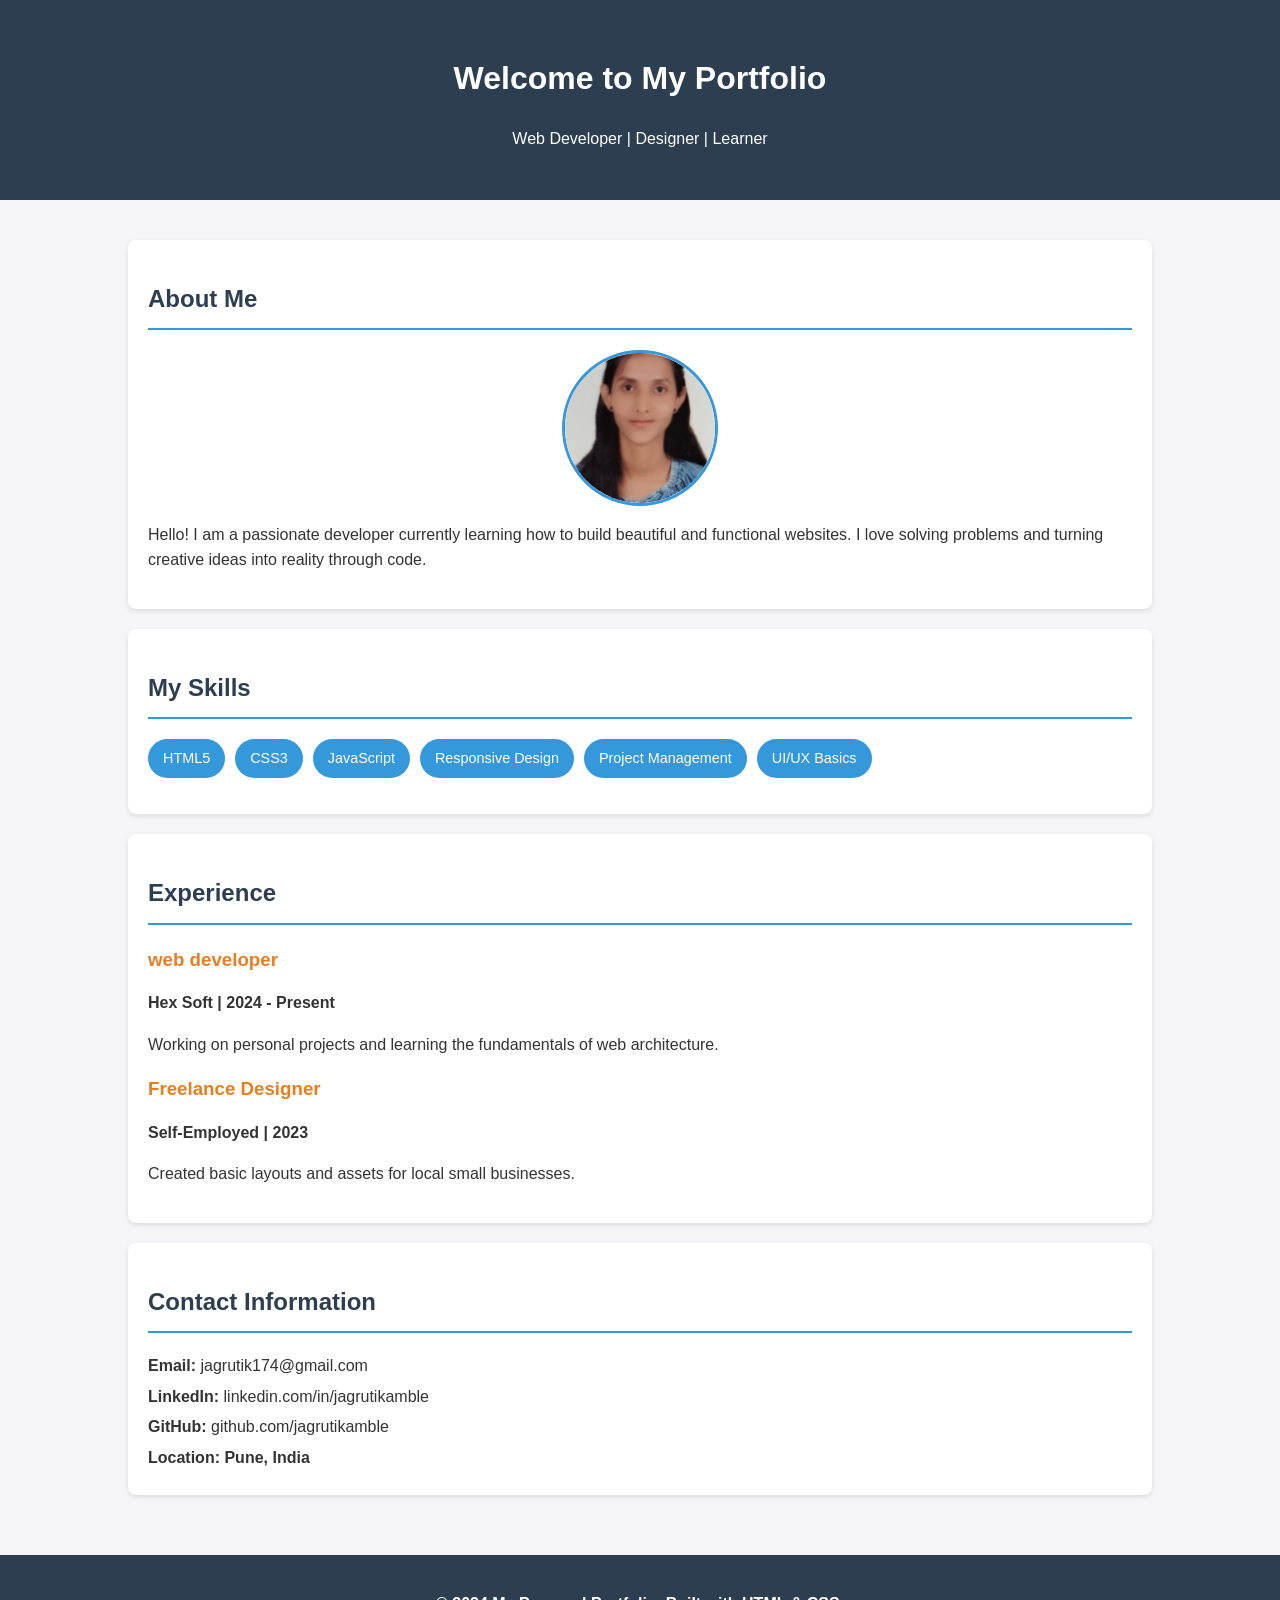
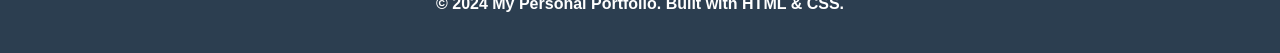
<file: index.html>
<!DOCTYPE html>
<html lang="en">

<head>
    <meta charset="UTF-8">
    <meta name="viewport" content="width=device-width, initial-scale=1.0">
    <title>My Personal Portfolio</title>
    <style>
        /* General Styles */
        body {
            font-family: 'Segoe UI', Tahoma, Geneva, Verdana, sans-serif;
            margin: 0;
            line-height: 1.6;
            color: #333;
            background-color: #f4f4f9;
        }

        header {
            background: #2c3e50;
            color: #fff;
            padding: 2rem 0;
            text-align: center;
        }

        .container {
            width: 80%;
            margin: auto;
            overflow: hidden;
            padding: 20px;
        }

        section {
            background: #fff;
            margin: 20px 0;
            padding: 20px;
            border-radius: 8px;
            box-shadow: 0 2px 5px rgba(0, 0, 0, 0.1);
        }

        h2 {
            color: #2c3e50;
            border-bottom: 2px solid #3498db;
            padding-bottom: 10px;
        }

        /* Bio/Profile Image */
        .profile-img {
            width: 150px;
            height: 150px;
            border-radius: 50%;
            display: block;
            margin: 0 auto 15px;
            object-fit: cover;
            border: 3px solid #3498db;
        }

        /* Skills List */
        .skills-list {
            list-style: none;
            padding: 0;
            display: flex;
            flex-wrap: wrap;
            gap: 10px;
        }

        .skills-list li {
            background: #3498db;
            color: white;
            padding: 8px 15px;
            border-radius: 20px;
            font-size: 0.9rem;
        }

        /* Experience Section */
        .job {
            margin-bottom: 15px;
        }

        .job h3 {
            margin: 0;
            color: #e67e22;
        }

        /* Contact Form */
        .contact-info p {
            margin: 5px 0;
        }

        footer {
            text-align: center;
            padding: 20px;
            background: #2c3e50;
            color: white;
            margin-top: 20px;
        }
    </style>
</head>

<body>

    <header>
        <h1>Welcome to My Portfolio</h1>
        <p>Web Developer | Designer | Learner</p>
    </header>

    <div class="container">

        <section id="bio">
            <h2>About Me</h2>
            <img src="profile.jpeg" alt="My Profile Photo"
                class="profile-img">
            <p>Hello! I am a passionate developer currently learning how to build beautiful and functional websites. I
                love solving problems and turning creative ideas into reality through code.</p>
        </section>

        <section id="skills">
            <h2>My Skills</h2>
            <ul class="skills-list">
                <li>HTML5</li>
                <li>CSS3</li>
                <li>JavaScript</li>
                <li>Responsive Design</li>
                <li>Project Management</li>
                <li>UI/UX Basics</li>
            </ul>
        </section>

        <section id="experience">
            <h2>Experience</h2>
            <div class="job">
                <h3>web developer</h3>
                <p><strong>Hex Soft | 2024 - Present</strong></p>
                <p>Working on personal projects and learning the fundamentals of web architecture.</p>
            </div>
            <div class="job">
                <h3>Freelance Designer</h3>
                <p><strong>Self-Employed | 2023</strong></p>
                <p>Created basic layouts and assets for local small businesses.</p>
            </div>
        </section>

        <section id="contact">
            <h2>Contact Information</h2>
            <div class="contact-info">
                <p><strong>Email:</strong> jagrutik174@gmail.com</p>
                <p><strong>LinkedIn:</strong> linkedin.com/in/jagrutikamble</p>
                <p><strong>GitHub:</strong> github.com/jagrutikamble</p>
                <p><strong>Location:</saiket> Pune, India</p>
            </div>
        </section>

    </div>

    <footer>
        <p>&copy; 2024 My Personal Portfolio. Built with HTML & CSS.</p>
    </footer>

</body>

</html>
<!DOCTYPE html>
<html lang="en">

<head>
    <meta charset="UTF-8">
    <meta name="viewport" content="width=device-width, initial-scale=1.0">
    <title>My Personal Portfolio</title>
    <style>
        /* General Styles */
        body {
            font-family: 'Segoe UI', Tahoma, Geneva, Verdana, sans-serif;
            margin: 0;
            line-height: 1.6;
            color: #333;
            background-color: #f4f4f9;
        }

        header {
            background: #2c3e50;
            color: #fff;
            padding: 2rem 0;
            text-align: center;
        }

        .container {
            width: 80%;
            margin: auto;
            overflow: hidden;
            padding: 20px;
        }

        section {
            background: #fff;
            margin: 20px 0;
            padding: 20px;
            border-radius: 8px;
            box-shadow: 0 2px 5px rgba(0, 0, 0, 0.1);
        }

        h2 {
            color: #2c3e50;
            border-bottom: 2px solid #3498db;
            padding-bottom: 10px;
        }

        /* Bio/Profile Image */
        .profile-img {
            width: 150px;
            height: 150px;
            border-radius: 50%;
            display: block;
            margin: 0 auto 15px;
            object-fit: cover;
            border: 3px solid #3498db;
        }

        /* Skills List */
        .skills-list {
            list-style: none;
            padding: 0;
            display: flex;
            flex-wrap: wrap;
            gap: 10px;
        }

        .skills-list li {
            background: #3498db;
            color: white;
            padding: 8px 15px;
            border-radius: 20px;
            font-size: 0.9rem;
        }

        /* Experience Section */
        .job {
            margin-bottom: 15px;
        }

        .job h3 {
            margin: 0;
            color: #e67e22;
        }

        /* Contact Form */
        .contact-info p {
            margin: 5px 0;
        }

        footer {
            text-align: center;
            padding: 20px;
            background: #2c3e50;
            color: white;
            margin-top: 20px;
        }
    </style>
</head>

<body>

</html>
</file>
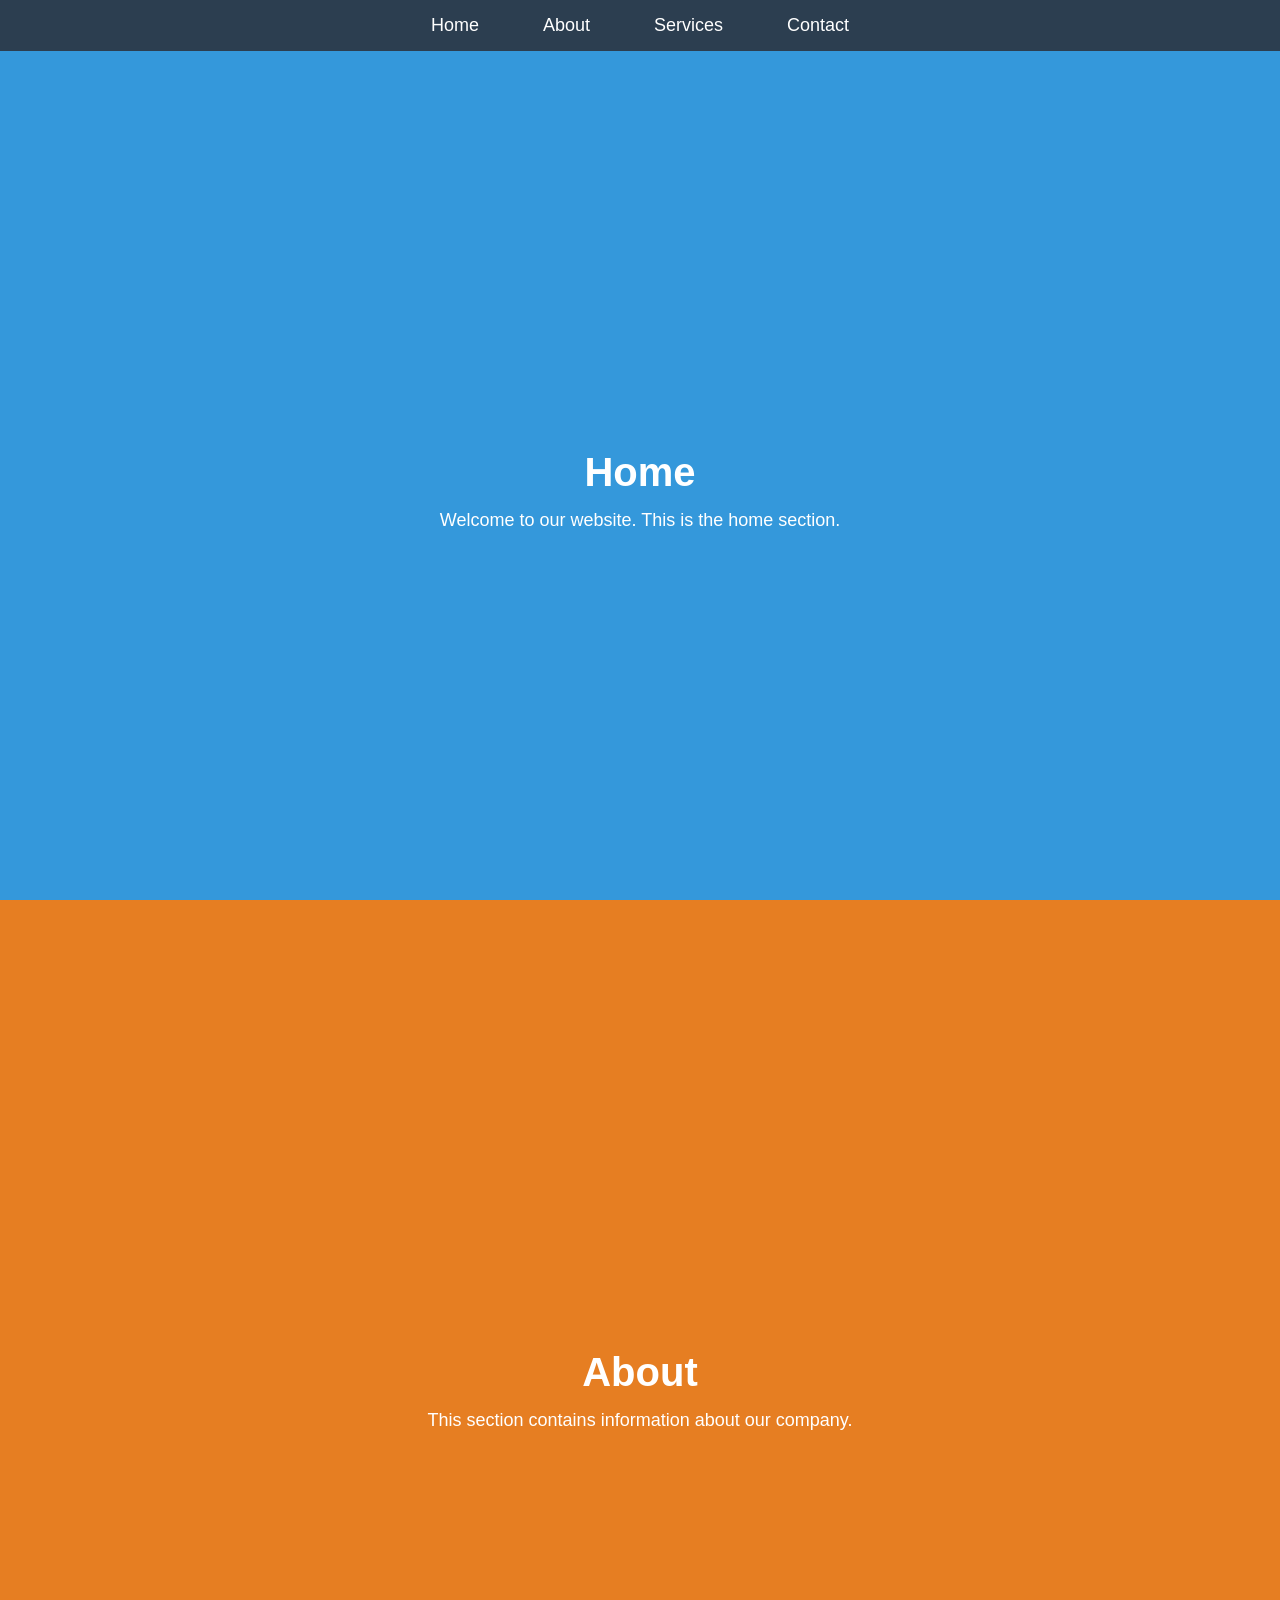
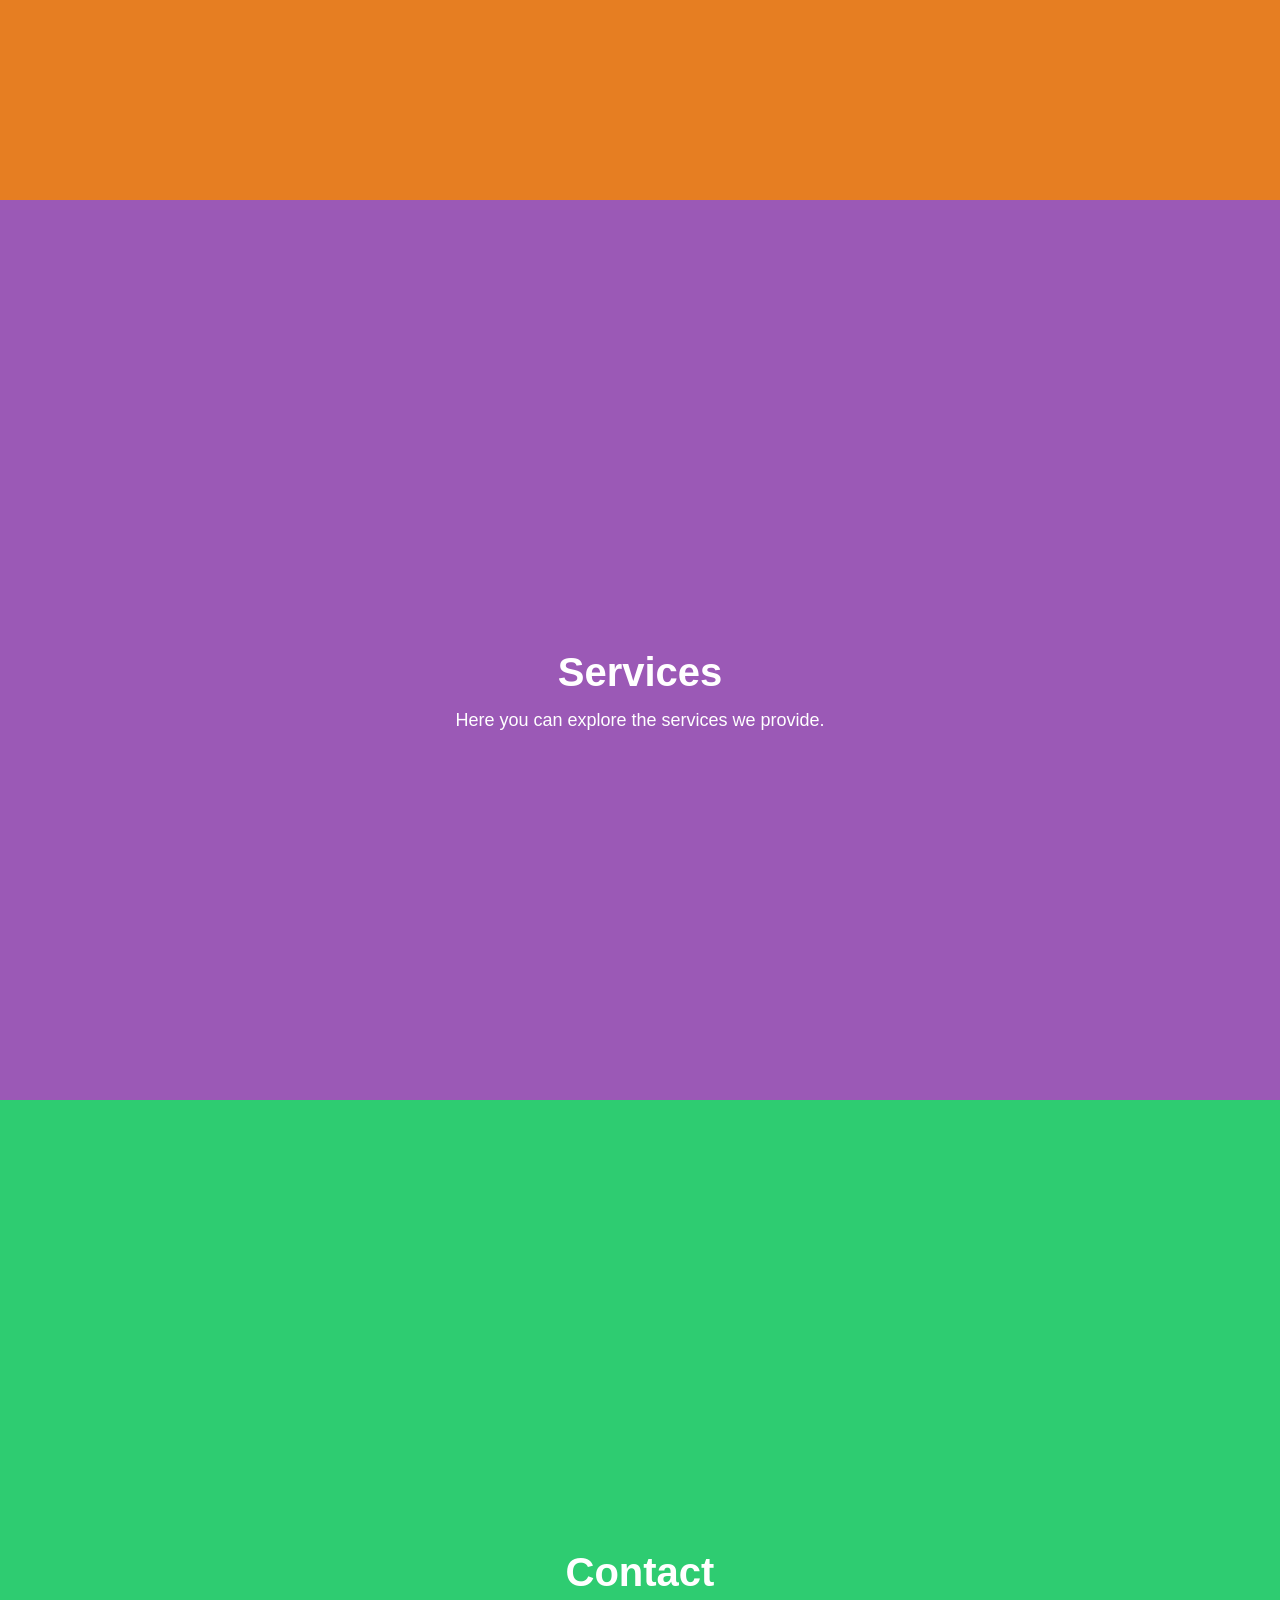
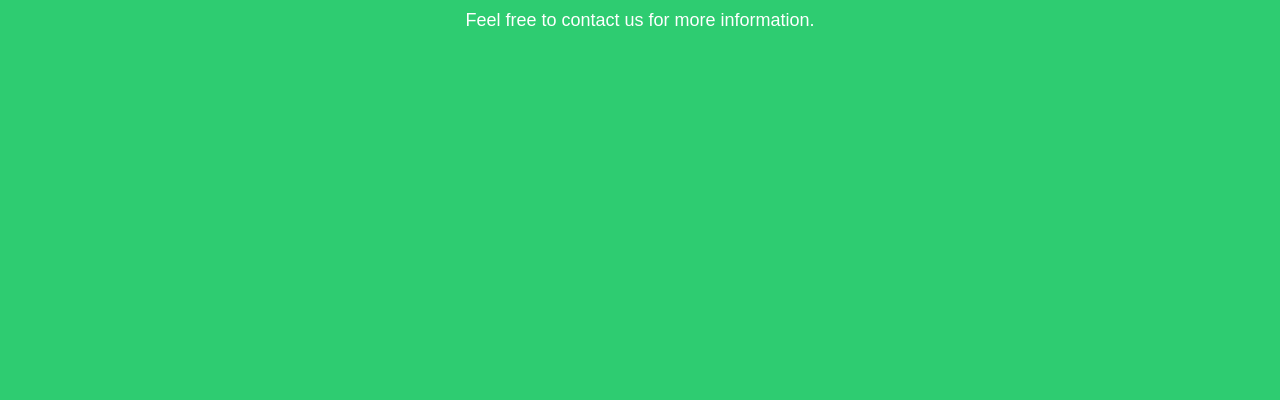
<file: index3.html>
<!DOCTYPE html>
<html lang="en">
<head>
<meta charset="UTF-8">
<meta name="viewport" content="width=device-width, initial-scale=1.0">
<title>Simple Navigation Menu</title>

<style>

/* ====== GLOBAL STYLES ====== */
*{
    margin:0;
    padding:0;
    box-sizing:border-box;
    font-family:Arial, Helvetica, sans-serif;
}

html{
    scroll-behavior:smooth;
}

body{
    background:#f4f4f4;
}

/* ====== NAVIGATION BAR ====== */
nav{
    background:#2c3e50;
    padding:15px 0;
    position:fixed;
    width:100%;
    top:0;
    z-index:1000;
}

nav ul{
    list-style:none;
    display:flex;
    justify-content:center;
}

nav ul li{
    margin:0 20px;
}

nav ul li a{
    text-decoration:none;
    color:white;
    font-size:18px;
    padding:8px 12px;
    transition:0.3s;
}

nav ul li a:hover{
    background:#1abc9c;
    border-radius:5px;
}

/* ====== SECTIONS ====== */
section{
    height:100vh;
    padding-top:80px;
    text-align:center;
    display:flex;
    flex-direction:column;
    justify-content:center;
    align-items:center;
}

#home{
    background:#3498db;
    color:white;
}

#about{
    background:#e67e22;
    color:white;
}

#services{
    background:#9b59b6;
    color:white;
}

#contact{
    background:#2ecc71;
    color:white;
}

section h1{
    font-size:40px;
    margin-bottom:15px;
}

section p{
    font-size:18px;
    width:60%;
}

/* ====== RESPONSIVE ====== */
@media(max-width:768px){
    nav ul{
        flex-direction:column;
        text-align:center;
    }
    
    nav ul li{
        margin:10px 0;
    }

    section p{
        width:90%;
    }
}

</style>
</head>

<body>

<!-- Navigation Menu -->
<nav>
    <ul>
        <li><a href="#home">Home</a></li>
        <li><a href="#about">About</a></li>
        <li><a href="#services">Services</a></li>
        <li><a href="#contact">Contact</a></li>
    </ul>
</nav>

<!-- Sections -->
<section id="home">
    <h1>Home</h1>
    <p>Welcome to our website. This is the home section.</p>
</section>

<section id="about">
    <h1>About</h1>
    <p>This section contains information about our company.</p>
</section>

<section id="services">
    <h1>Services</h1>
    <p>Here you can explore the services we provide.</p>
</section>

<section id="contact">
    <h1>Contact</h1>
    <p>Feel free to contact us for more information.</p>
</section>

</body>
</html>
</file>
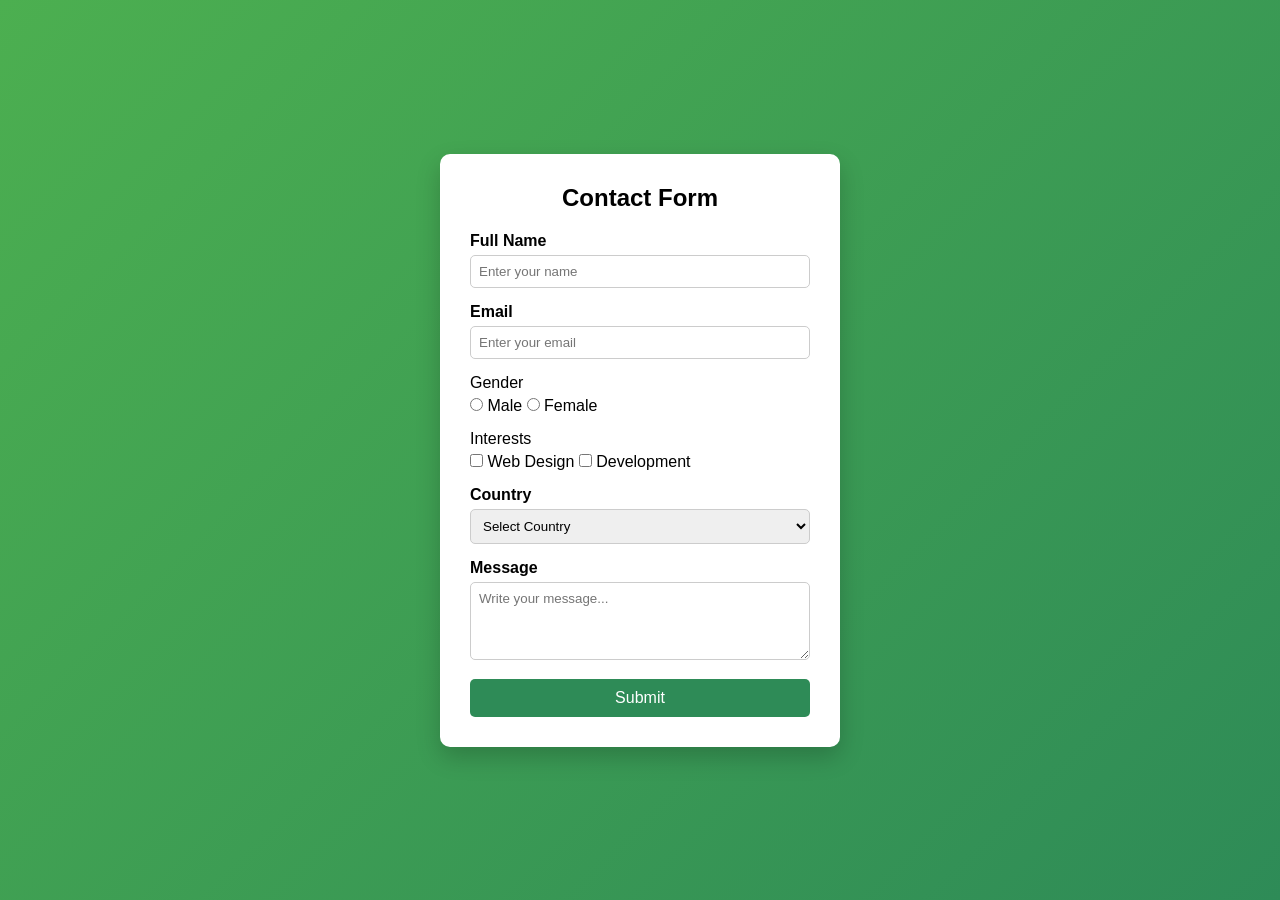
<file: index4.html>
<!DOCTYPE html>
<html lang="en">
<head>
<meta charset="UTF-8">
<meta name="viewport" content="width=device-width, initial-scale=1.0">
<title>Contact Form</title>

<style>

/* ===== GLOBAL STYLING ===== */
*{
    margin:0;
    padding:0;
    box-sizing:border-box;
    font-family:Arial, Helvetica, sans-serif;
}

body{
    background:linear-gradient(135deg,#4CAF50,#2E8B57);
    display:flex;
    justify-content:center;
    align-items:center;
    height:100vh;
}

/* ===== FORM CONTAINER ===== */
.form-container{
    background:white;
    padding:30px;
    width:400px;
    border-radius:10px;
    box-shadow:0 10px 25px rgba(0,0,0,0.2);
}

.form-container h2{
    text-align:center;
    margin-bottom:20px;
}

/* ===== INPUT FIELDS ===== */
.form-group{
    margin-bottom:15px;
}

label{
    display:block;
    margin-bottom:5px;
    font-weight:bold;
}

input[type="text"],
input[type="email"],
select,
textarea{
    width:100%;
    padding:8px;
    border-radius:5px;
    border:1px solid #ccc;
    outline:none;
}

input:focus,
select:focus,
textarea:focus{
    border-color:#4CAF50;
}

/* ===== RADIO & CHECKBOX ===== */
.options{
    margin-bottom:15px;
}

.options label{
    font-weight:normal;
    margin-right:10px;
}

/* ===== BUTTON ===== */
button{
    width:100%;
    padding:10px;
    background:#2E8B57;
    color:white;
    border:none;
    border-radius:5px;
    font-size:16px;
    cursor:pointer;
    transition:0.3s;
}

button:hover{
    background:#246b45;
}

/* ===== RESPONSIVE ===== */
@media(max-width:450px){
    .form-container{
        width:90%;
    }
}

</style>
</head>

<body>

<div class="form-container">
    <h2>Contact Form</h2>

    <form>

        <!-- Name -->
        <div class="form-group">
            <label>Full Name</label>
            <input type="text" placeholder="Enter your name" required>
        </div>

        <!-- Email -->
        <div class="form-group">
            <label>Email</label>
            <input type="email" placeholder="Enter your email" required>
        </div>

        <!-- Gender (Radio Buttons) -->
        <div class="form-group options">
            <label>Gender</label>
            <input type="radio" name="gender" required> Male
            <input type="radio" name="gender"> Female
        </div>

        <!-- Interests (Checkboxes) -->
        <div class="form-group options">
            <label>Interests</label>
            <input type="checkbox"> Web Design
            <input type="checkbox"> Development
        </div>

        <!-- Dropdown -->
        <div class="form-group">
            <label>Country</label>
            <select required>
                <option value="">Select Country</option>
                <option>India</option>
                <option>USA</option>
                <option>UK</option>
            </select>
        </div>

        <!-- Message -->
        <div class="form-group">
            <label>Message</label>
            <textarea rows="4" placeholder="Write your message..." required></textarea>
        </div>

        <!-- Submit Button -->
        <button type="submit">Submit</button>

    </form>
</div>

</body>
</html>
</file>
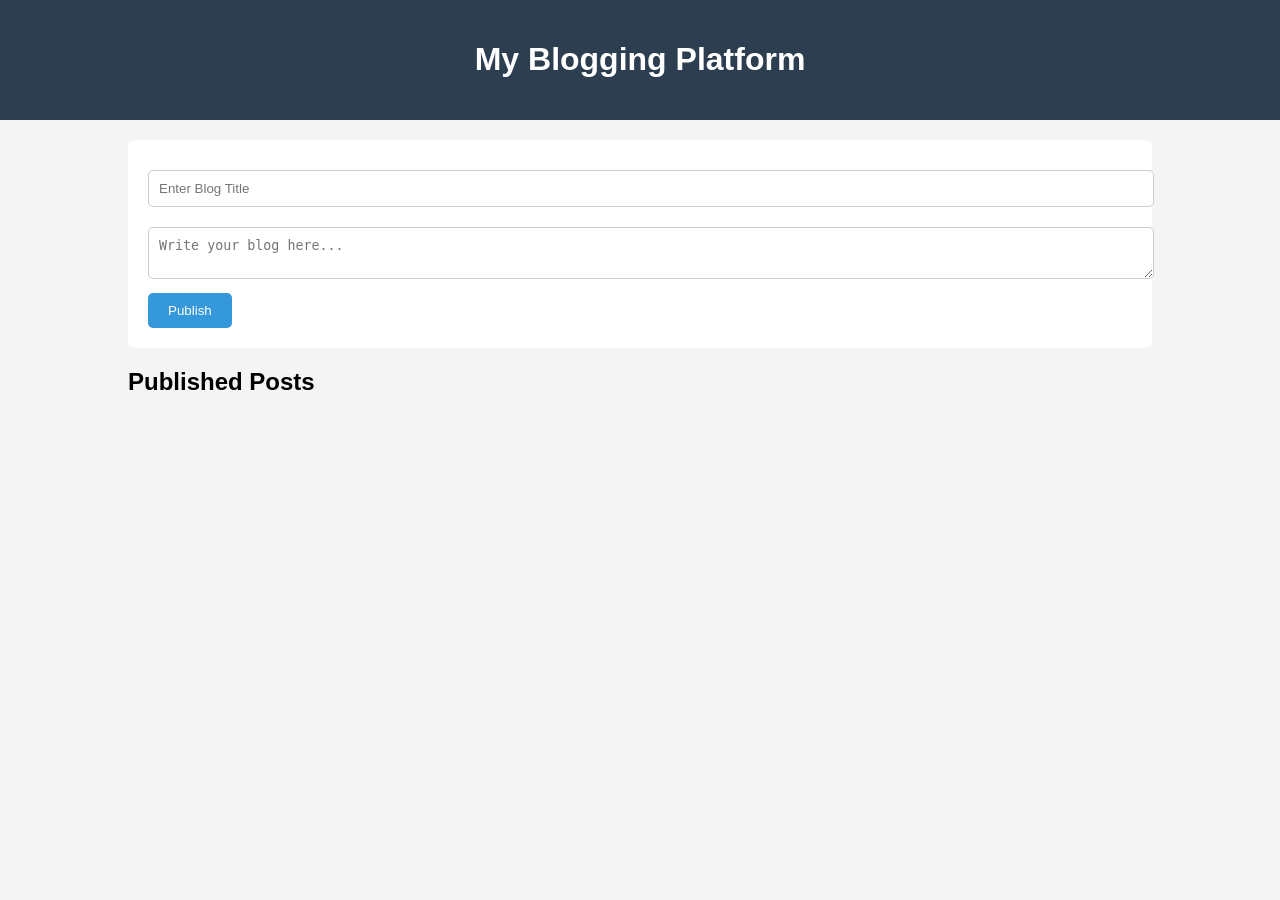
<file: index5.html>
<!DOCTYPE html>
<html lang="en">
<head>
    <meta charset="UTF-8">
    <title>My Blogging Platform</title>
    <link rel="stylesheet" href="style.css">
</head>
<body>

    <header>
        <h1>My Blogging Platform</h1>
    </header>

    <div class="container">

        <div class="form-section">
            <input type="text" id="title" placeholder="Enter Blog Title">
            <textarea id="content" placeholder="Write your blog here..."></textarea>
            <button onclick="addPost()">Publish</button>
        </div>

        <h2>Published Posts</h2>
        <div id="posts"></div>

    </div>

<script src="script.js"></script>
</body>
</html>
</file>
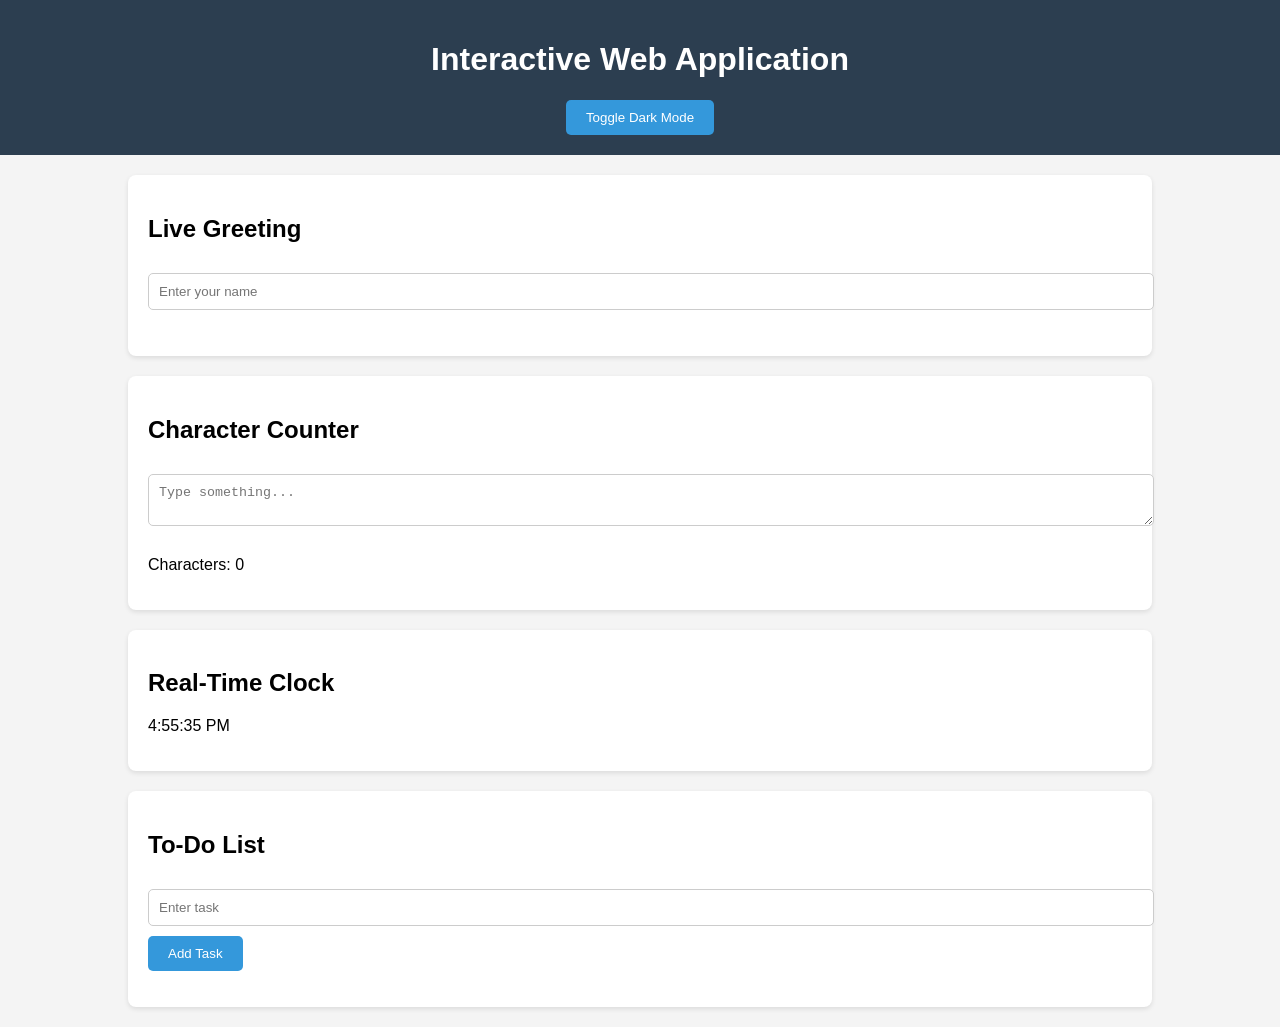
<file: index6.html>
<!DOCTYPE html>
<html lang="en">
<head>
    <meta charset="UTF-8">
    <title>Interactive Web Application</title>
    <link rel="stylesheet" href="style.css">
</head>
<body>

    <header>
        <h1>Interactive Web Application</h1>
        <button id="modeToggle">Toggle Dark Mode</button>
    </header>

    <div class="container">

        <!-- Live Greeting -->
        <section class="card">
            <h2>Live Greeting</h2>
            <input type="text" id="username" placeholder="Enter your name">
            <p id="greeting"></p>
        </section>

        <!-- Character Counter -->
        <section class="card">
            <h2>Character Counter</h2>
            <textarea id="textInput" placeholder="Type something..."></textarea>
            <p>Characters: <span id="charCount">0</span></p>
        </section>

        <!-- Real Time Clock -->
        <section class="card">
            <h2>Real-Time Clock</h2>
            <p id="clock"></p>
        </section>

        <!-- To Do List -->
        <section class="card">
            <h2>To-Do List</h2>
            <input type="text" id="taskInput" placeholder="Enter task">
            <button onclick="addTask()">Add Task</button>
            <ul id="taskList"></ul>
        </section>

    </div>

<script src="script.js"></script>
</body>
</html>
</file>
<file: style.css>
body{
font-family: Arial, sans-serif;
margin:0;
background:#f4f4f4;
}

header{
background:#2c3e50;
color:white;
padding:20px;
text-align:center;
}

.container{
width:80%;
margin:auto;
margin-top:20px;
}

.form-section{
background:white;
padding:20px;
border-radius:8px;
margin-bottom:20px;
}

input, textarea{
width:100%;
padding:10px;
margin-top:10px;
margin-bottom:10px;
border:1px solid #ccc;
border-radius:5px;
}

button{
padding:10px 20px;
background:#3498db;
color:white;
border:none;
border-radius:5px;
cursor:pointer;
}

button:hover{
background:#2980b9;
}

.card{
background:white;
padding:20px;
margin-bottom:20px;
border-radius:8px;
box-shadow:0 2px 5px rgba(0,0,0,0.1);
}

ul{
list-style:none;
padding:0;
}

li{
background:#eee;
margin:5px 0;
padding:8px;
border-radius:4px;
}
</file>
